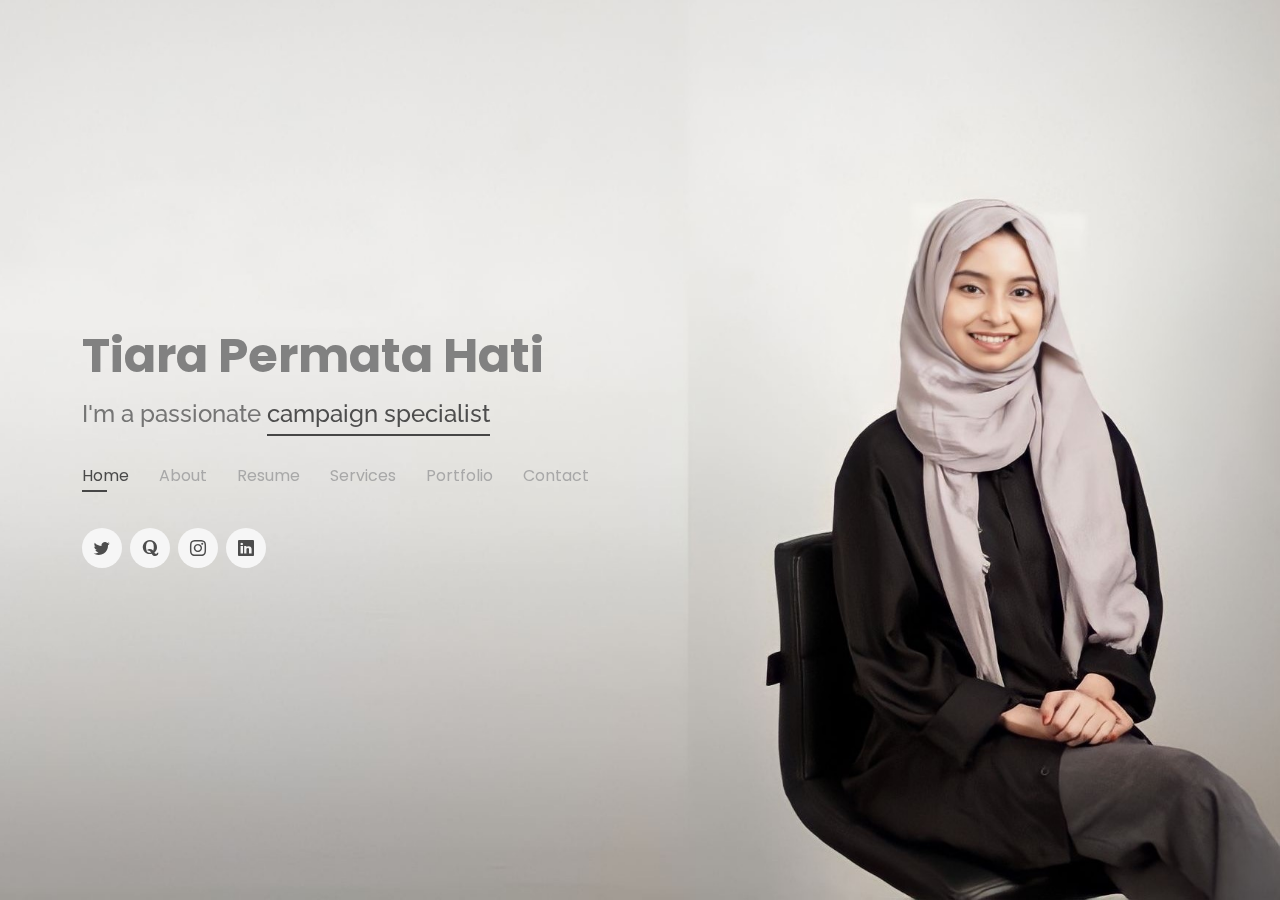
<file: index.html>
<!DOCTYPE html>
<html lang="en">
  <head>
    <meta charset="utf-8" />
    <meta content="width=device-width, initial-scale=1.0" name="viewport" />

    <title>Portfolio || Tiara Permata Hati</title>
    <meta content="" name="description" />
    <meta content="" name="keywords" />

    <!-- Favicons -->
    <link rel="icon" type="image/x-icon" href="assets/img/icon.png" />
    <link href="assets/img/apple-touch-icon.png" rel="apple-touch-icon" />

    <!-- Google Fonts -->
    <link
      href="https://fonts.googleapis.com/css?family=Open+Sans:300,300i,400,400i,600,600i,700,700i|Raleway:300,300i,400,400i,500,500i,600,600i,700,700i|Poppins:300,300i,400,400i,500,500i,600,600i,700,700i"
      rel="stylesheet"
    />

    <!-- Vendor CSS Files -->
    <link
      href="assets/vendor/bootstrap/css/bootstrap.min.css"
      rel="stylesheet"
    />
    <link
      href="assets/vendor/bootstrap-icons/bootstrap-icons.css"
      rel="stylesheet"
    />
    <link href="assets/vendor/boxicons/css/boxicons.min.css" rel="stylesheet" />
    <link
      href="assets/vendor/glightbox/css/glightbox.min.css"
      rel="stylesheet"
    />
    <link href="assets/vendor/remixicon/remixicon.css" rel="stylesheet" />
    <link href="assets/vendor/swiper/swiper-bundle.min.css" rel="stylesheet" />

    <!-- Template Main CSS File -->
    <link href="assets/css/style.css" rel="stylesheet" />

    <!-- =======================================================
  * Template Name: Personal
  * Updated: Mar 10 2023 with Bootstrap v5.2.3
  * Template URL: https://bootstrapmade.com/personal-free-resume-bootstrap-template/
  * Author: BootstrapMade.com
  * License: https://bootstrapmade.com/license/
  ======================================================== -->
  </head>

  <body>
    <!-- ======= Header ======= -->
    <header id="header">
      <div class="container">
        <h1><a href="index.html">Tiara Permata Hati</a></h1>
        <!-- Uncomment below if you prefer to use an image logo -->
        <!-- <a href="index.html" class="mr-auto"><img src="assets/img/logo.png" alt="" class="img-fluid"></a> -->
        <h2>I'm a passionate <span>campaign specialist</span></h2>

        <nav id="navbar" class="navbar">
          <ul>
            <li><a class="nav-link active" href="#header">Home</a></li>
            <li><a class="nav-link" href="#about">About</a></li>
            <li><a class="nav-link" href="#resume">Resume</a></li>
            <li><a class="nav-link" href="#services">Services</a></li>
            <li><a class="nav-link" href="#portfolio">Portfolio</a></li>
            <li><a class="nav-link" href="#contact">Contact</a></li>
          </ul>
          <i class="bi bi-list mobile-nav-toggle"></i>
        </nav>
        <!-- .navbar -->

        <div class="social-links">
          <a
            href="https://twitter.com/tiarahata"
            class="twitter"
            target="_blank"
            ><i class="bi bi-twitter"></i
          ></a>
          <a
            href="https://id.quora.com/profile/Tiara-Permata-1"
            class="quora"
            target="_blank"
            ><i class="bi bi-quora"></i
          ></a>
          <a
            href="https://www.instagram.com/tiarahataa/"
            class="instagram"
            target="_blank"
            ><i class="bi bi-instagram"></i
          ></a>
          <a
            href="https://www.linkedin.com/in/tiara-permata-hati-87b5801ab/"
            class="linkedin"
            target="_blank"
            ><i class="bi bi-linkedin"></i
          ></a>
        </div>
      </div>
    </header>
    <!-- End Header -->

    <!-- ======= About Section ======= -->
    <section id="about" class="about">
      <!-- ======= About Me ======= -->
      <div class="about-me container">
        <div class="section-title">
          <h2>About</h2>
          <p>Learn more about me</p>
        </div>

        <div class="row">
          <div class="col-lg-4" data-aos="fade-right">
            <img src="assets/img/me.png" class="img-fluid" alt="" />
          </div>
          <div class="col-lg-8 pt-4 pt-lg-0 content" data-aos="fade-left">
            <h3>Campaign Specialist</h3>
            <p class="fst-italic">
              I started my career as a campaign specialist at Sunbright Creative
              Digital.
            </p>
            <div class="row">
              <div class="col-lg-6">
                <ul>
                  <li>
                    <i class="bi bi-chevron-right"></i>
                    <strong>Birthday:</strong> <span>12 March 2002</span>
                  </li>
                  <li>
                    <i class="bi bi-chevron-right"></i>
                    <strong>Website:</strong>
                    <span
                      ><a
                        href="https://tiarahata.github.io/TIARA---UAS-WEB-DESIGN/"
                        target="_blank"
                        >My Website</a
                      ></span
                    >
                  </li>
                  <li>
                    <i class="bi bi-chevron-right"></i> <strong>Phone:</strong>
                    <span
                      ><a href="https://wa.me/+6289519690349" target="_blank"
                        >+62 895-1969-0349</a
                      ></span
                    >
                  </li>
                  <li>
                    <i class="bi bi-chevron-right"></i> <strong>City:</strong>
                    <span>Bandung, Indonesia</span>
                  </li>
                </ul>
              </div>
              <div class="col-lg-6">
                <ul>
                  <li>
                    <i class="bi bi-chevron-right"></i> <strong>Age:</strong>
                    <span>21</span>
                  </li>
                  <li>
                    <i class="bi bi-chevron-right"></i>
                    <strong>Degree:</strong>
                    <span>Bachelor of Information Systems</span>
                  </li>
                  <li>
                    <i class="bi bi-chevron-right"></i>
                    <strong>E-mail:</strong>
                    <span
                      ><a href="mailto:permatatiara13@gmail.com"
                        >permatatiara13@gmail.com</a
                      ></span
                    >
                  </li>
                  <li>
                    <i class="bi bi-chevron-right"></i>
                    <strong>Freelance:</strong> <span>Available</span>
                  </li>
                </ul>
              </div>
            </div>
            <p>
              I have worked for 1 year as a campaign specialist, where the main
              focus in this work is to create campaign strategies for clients,
              such brands and individuals.
            </p>
          </div>
        </div>
      </div>
      <!-- End About Me -->

      <!-- ======= Counts ======= -->
      <div class="counts container">
        <div class="row">
          <div class="col-lg-3 col-md-6">
            <div class="count-box">
              <i class="bi bi-emoji-smile"></i>
              <span
                data-purecounter-start="0"
                data-purecounter-end="232"
                data-purecounter-duration="1"
                class="purecounter"
              ></span>
              <p>Happy Clients</p>
            </div>
          </div>

          <div class="col-lg-3 col-md-6 mt-5 mt-md-0">
            <div class="count-box">
              <i class="bi bi-journal-richtext"></i>
              <span
                data-purecounter-start="0"
                data-purecounter-end="521"
                data-purecounter-duration="1"
                class="purecounter"
              ></span>
              <p>Projects</p>
            </div>
          </div>

          <div class="col-lg-3 col-md-6 mt-5 mt-lg-0">
            <div class="count-box">
              <i class="bi bi-headset"></i>
              <span
                data-purecounter-start="0"
                data-purecounter-end="1463"
                data-purecounter-duration="1"
                class="purecounter"
              ></span>
              <p>Hours Of Support</p>
            </div>
          </div>

          <div class="col-lg-3 col-md-6 mt-5 mt-lg-0">
            <div class="count-box">
              <i class="bi bi-award"></i>
              <span
                data-purecounter-start="0"
                data-purecounter-end="24"
                data-purecounter-duration="1"
                class="purecounter"
              ></span>
              <p>Awards</p>
            </div>
          </div>
        </div>
      </div>
      <!-- End Counts -->

      <!-- ======= Skills  ======= -->
      <div class="skills container">
        <div class="section-title">
          <h2>Skills</h2>
        </div>

        <div class="row skills-content">
          <div class="col-lg-6">
            <div class="progress">
              <span class="skill"
                >Influencer Marketing <i class="val">100%</i></span
              >
              <div class="progress-bar-wrap">
                <div
                  class="progress-bar"
                  role="progressbar"
                  aria-valuenow="100"
                  aria-valuemin="0"
                  aria-valuemax="100"
                ></div>
              </div>
            </div>

            <div class="progress">
              <span class="skill"
                >Digital Marketing <i class="val">90%</i></span
              >
              <div class="progress-bar-wrap">
                <div
                  class="progress-bar"
                  role="progressbar"
                  aria-valuenow="90"
                  aria-valuemin="0"
                  aria-valuemax="100"
                ></div>
              </div>
            </div>

            <div class="progress">
              <span class="skill"
                >Project Management <i class="val">85%</i></span
              >
              <div class="progress-bar-wrap">
                <div
                  class="progress-bar"
                  role="progressbar"
                  aria-valuenow="85"
                  aria-valuemin="0"
                  aria-valuemax="100"
                ></div>
              </div>
            </div>
          </div>

          <div class="col-lg-6">
            <div class="progress">
              <span class="skill">Google Sheet <i class="val">80%</i></span>
              <div class="progress-bar-wrap">
                <div
                  class="progress-bar"
                  role="progressbar"
                  aria-valuenow="80"
                  aria-valuemin="0"
                  aria-valuemax="100"
                ></div>
              </div>
            </div>

            <div class="progress">
              <span class="skill"
                >Critical Thinking <i class="val">90%</i></span
              >
              <div class="progress-bar-wrap">
                <div
                  class="progress-bar"
                  role="progressbar"
                  aria-valuenow="90"
                  aria-valuemin="0"
                  aria-valuemax="100"
                ></div>
              </div>
            </div>

            <div class="progress">
              <span class="skill">Time Management <i class="val">85%</i></span>
              <div class="progress-bar-wrap">
                <div
                  class="progress-bar"
                  role="progressbar"
                  aria-valuenow="85"
                  aria-valuemin="0"
                  aria-valuemax="100"
                ></div>
              </div>
            </div>
          </div>
        </div>
      </div>
      <!-- End Skills -->

      <!-- ======= Interests ======= -->
      <div class="interests container">
        <div class="section-title">
          <h2>Interests</h2>
        </div>

        <div class="row">
          <div class="col-lg-3 col-md-4">
            <div class="icon-box">
              <i class="ri-store-line" style="color: #ffbb2c"></i>
              <h3>Digital Marketing</h3>
            </div>
          </div>
          <div class="col-lg-3 col-md-4 mt-4 mt-md-0">
            <div class="icon-box">
              <i class="ri-book-2-fill" style="color: #5578ff"></i>
              <h3>Read Book</h3>
            </div>
          </div>
          <div class="col-lg-3 col-md-4 mt-4 mt-md-0">
            <div class="icon-box">
              <i class="ri-calendar-todo-line" style="color: #e80368"></i>
              <h3>Planning & Scheduling</h3>
            </div>
          </div>
          <div class="col-lg-3 col-md-4 mt-4 mt-lg-0">
            <div class="icon-box">
              <i class="ri-paint-brush-line" style="color: #e361ff"></i>
              <h3>Design</h3>
            </div>
          </div>
          <div class="col-lg-3 col-md-4 mt-4">
            <div class="icon-box">
              <i class="ri-database-2-line" style="color: #47aeff"></i>
              <h3>Financial Management</h3>
            </div>
          </div>
          <div class="col-lg-3 col-md-4 mt-4">
            <div class="icon-box">
              <i class="ri-gradienter-line" style="color: #ffa76e"></i>
              <h3>Bussiness Analysist</h3>
            </div>
          </div>
          <div class="col-lg-3 col-md-4 mt-4">
            <div class="icon-box">
              <i class="ri-file-list-3-line" style="color: #11dbcf"></i>
              <h3>Management Consulting</h3>
            </div>
          </div>
          <div class="col-lg-3 col-md-4 mt-4">
            <div class="icon-box">
              <i class="ri-disc-line" style="color: #b20969"></i>
              <h3>Music</h3>
            </div>
          </div>
        </div>
      </div>
      <!-- End Interests -->

      <!-- ======= Testimonials ======= -->
      <div class="testimonials container">
        <div class="section-title">
          <h2>Testimonials</h2>
        </div>

        <div
          class="testimonials-slider swiper"
          data-aos="fade-up"
          data-aos-delay="100"
        >
          <div class="swiper-wrapper">
            <div class="swiper-slide">
              <div class="testimonial-item">
                <p>
                  <i class="bx bxs-quote-alt-left quote-icon-left"></i>
                  I have used this service to make it easier for me to manage
                  effectively and efficiently with my clients. Thank you Tiara
                  company for helping me in managing my sales system.
                  <i class="bx bxs-quote-alt-right quote-icon-right"></i>
                </p>
                <img
                  src="assets/img/testimonials/testimonials-1.jpg"
                  class="testimonial-img"
                  alt=""
                />
                <h3>Saul Goodman</h3>
                <h4>Ceo &amp; Founder</h4>
              </div>
            </div>
            <!-- End testimonial item -->

            <div class="swiper-slide">
              <div class="testimonial-item">
                <p>
                  <i class="bx bxs-quote-alt-left quote-icon-left"></i>
                  I have used this service for about 3 years to manage our
                  company's campaigns.
                  <i class="bx bxs-quote-alt-right quote-icon-right"></i>
                </p>
                <img
                  src="assets/img/testimonials/testimonials-2.jpg"
                  class="testimonial-img"
                  alt=""
                />
                <h3>Sara Wilsson</h3>
                <h4>Designer</h4>
              </div>
            </div>
            <!-- End testimonial item -->

            <div class="swiper-slide">
              <div class="testimonial-item">
                <p>
                  <i class="bx bxs-quote-alt-left quote-icon-left"></i>
                  Tiara's Company service has been pivotal in helping me better
                  understand the competitive landscape of my ad campaigns. I
                  have been able to close the gaps between my organic and paid
                  efforts thus distributing my budget and tactics in a
                  comprehensive manner.
                  <i class="bx bxs-quote-alt-right quote-icon-right"></i>
                </p>
                <img
                  src="assets/img/testimonials/testimonials-3.jpg"
                  class="testimonial-img"
                  alt=""
                />
                <h3>Jena Karlis</h3>
                <h4>Store Owner</h4>
              </div>
            </div>
            <!-- End testimonial item -->
          </div>
          <div class="swiper-pagination"></div>
        </div>

        <div class="owl-carousel testimonials-carousel"></div>
      </div>
      <!-- End Testimonials  -->
    </section>
    <!-- End About Section -->

    <!-- ======= Resume Section ======= -->
    <section id="resume" class="resume">
      <div class="container">
        <div class="section-title">
          <h2>Resume</h2>
          <p>Check My Resume</p>
        </div>

        <div class="row">
          <div class="col-lg-6">
            <h3 class="resume-title">Sumary</h3>
            <div class="resume-item pb-0">
              <h4>HELLOINC</h4>
              <p>
                <em
                  >Innovative and deadline-driven Campaign Specialist with 1+
                  years of experience managing and developing brand marketing
                  campaigns from concept start to finish, and into successful
                  campaigns in the market.
                </em>
              </p>
              <ul>
                <li>Bandung, Jawa Barat, Indonesia</li>
                <li>
                  <a
                    style="color: white"
                    href="https://wa.me/+6289519690349"
                    target="_blank"
                    >+62 895-1969-0349</a
                  >
                </li>
                <li>
                  <a
                    href="https://tiarahata.github.io/TIARA---UAS-WEB-DESIGN/"
                    target="_blank"
                    >Website</a
                  >
                </li>
              </ul>
            </div>

            <h3 class="resume-title">Education</h3>
            <div class="resume-item">
              <h4>Bachelor of Information Systems</h4>
              <h5>2021 - 2024</h5>
              <p>
                <em
                  >Indonesian university of informatics and business, Bandung,
                  Indonesia</em
                >
              </p>
              <p>
                Graduated with Cumlaude predicate and GPA of 4.00 and is active
                in BEM and design student associations.
              </p>
            </div>
            <div class="resume-item">
              <h4>Busseness Major networking and marketing</h4>
              <h5>2018 - 2020</h5>
              <p>
                <em>Vocational High School 3, Bandung, Indonesia</em>
              </p>
              <p>
                Graduated with the title of "good student" with an average score
                of 8 both in school subjects and in practical work.
              </p>
            </div>
          </div>
          <div class="col-lg-6">
            <h3 class="resume-title">Professional Experience</h3>
            <div class="resume-item">
              <h4>Campaign specialist</h4>
              <h5>2022 - Present</h5>
              <p><em>Sunbright Creative Digital, Bandung, ID</em></p>

              <ul>
                <li>
                  Analyse & monitor KOL performance, content, and campaigns
                </li>
                <li>
                  Build and maintain a relationship with talent managers,
                  agents, and KOL directly to execute brand activations and
                  brand campaigns
                </li>
                <li>Build an influencers database</li>
                <li>
                  Create influencer marketing strategies aligned with marketing
                  targets
                </li>
                <li>
                  Coordinate and work closely with the related teams for
                  influencer inquiries
                </li>
                <li>Ensure the contract terms and conditions related</li>
              </ul>
            </div>
            <div class="resume-item">
              <h4>Account Executive</h4>
              <ul>
                <li>
                  Discuss the scope of work of the cooperation agreement that
                  has been agreed with KOL
                </li>
                <li>Coordination between internal company and client</li>
                <li>
                  Updates on the latest trends to determine the right KOL for
                  brand representation based on overall account insight
                </li>
                <li>
                  Continue to make goals, progress for the company and clients
                </li>
                <li>Daily follow-up of clients</li>
                <li>Make weekly dan monthly report of client brands</li>
                <li>
                  Manage client database, in the form of approved scope of work
                  on client performance data
                </li>
              </ul>
            </div>
          </div>
        </div>
      </div>
    </section>
    <!-- End Resume Section -->

    <!-- ======= Services Section ======= -->
    <section id="services" class="services">
      <div class="container">
        <div class="section-title">
          <h2>Services</h2>
          <p>My Services</p>
        </div>

        <div class="row">
          <div
            class="col-lg-4 col-md-6 d-flex align-items-stretch mt-4 mt-md-0"
          >
            <div class="icon-box">
              <div class="icon"><i class="bx bx-file"></i></div>
              <h4><a href="">Influencer & KOL Management</a></h4>
              <p>
                Connect your brand, from small-scale businesses to large-scale
                businesses, with the right influencers/buzzers to promote your
                brand's products or services to the public.
              </p>
            </div>
          </div>

          <div
            class="col-lg-4 col-md-6 d-flex align-items-stretch mt-4 mt-lg-0"
          >
            <div class="icon-box">
              <div class="icon"><i class="bx bx-tachometer"></i></div>
              <h4><a href="">Digital Marketing</a></h4>
              <p>
                Managing marketing campaign plans from brands and individuals so
                that they have a targeted budget and generate organic high
                sales.
              </p>
            </div>
          </div>

          <div class="col-lg-4 col-md-6 d-flex align-items-stretch">
            <div class="icon-box">
              <div class="icon"><i class="bx bx-world"></i></div>
              <h4><a href="">Graphic Design</a></h4>
              <p>
                Create a content strategy in the form of a graphic design that
                is in accordance with the intended target market so that
                messages from brands and individuals are conveyed appropriately
                to the audience.
              </p>
            </div>
          </div>
        </div>
      </div>
    </section>
    <!-- End Services Section -->

    <!-- ======= Portfolio Section ======= -->
    <section id="portfolio" class="portfolio">
      <div class="container">
        <div class="section-title">
          <h2>Portfolio</h2>
          <p>My Works</p>
        </div>

        <div class="row">
          <div class="col-lg-12 d-flex justify-content-center">
            <ul id="portfolio-flters">
              <!-- <li data-filter="*" class="filter-active">Content</li> -->
              <!-- <li data-filter=".filter-app">Web Design</li> -->
            </ul>
          </div>
        </div>

        <div class="row portfolio-container">
          <div class="col-lg-4 col-md-6 portfolio-item filter-app">
            <div class="portfolio-wrap">
              <img
                src="assets/img/portfolio/1 - Copy.png"
                class="img-fluid"
                alt=""
              />
              <div class="portfolio-info">
                <h4>Types of People Who Experience Neck Pain</h4>
                <div class="portfolio-links">
                  <a
                    href="portfolio_details/portfolio-detail1.html"
                    data-gallery="portfolioDetailsGallery"
                    data-glightbox="type: external"
                    class="portfolio-details-lightbox"
                    title="Portfolio Details"
                    ><i class="bx bx-link"></i
                  ></a>
                </div>
              </div>
            </div>
          </div>

          <div class="col-lg-4 col-md-6 portfolio-item filter-web">
            <div class="portfolio-wrap">
              <img
                src="assets/img/portfolio/2 - Copy.png"
                class="img-fluid"
                alt=""
              />
              <div class="portfolio-info">
                <h4>Me time with Clea Air Purifier</h4>
                <div class="portfolio-links">
                  <a
                    href="portfolio_details/portfolio-detail2.html"
                    data-gallery="portfolioDetailsGallery"
                    data-glightbox="type: external"
                    class="portfolio-details-lightbox"
                    title="Portfolio Details"
                    ><i class="bx bx-link"></i
                  ></a>
                </div>
              </div>
            </div>
          </div>

          <div class="col-lg-4 col-md-6 portfolio-item filter-app">
            <div class="portfolio-wrap">
              <img
                src="assets/img/portfolio/3 - Copy.png"
                class="img-fluid"
                alt=""
              />
              <div class="portfolio-info">
                <h4>Canceled Hangout</h4>
                <div class="portfolio-links">
                  <a
                    href="portfolio_details/portfolio-detail3.html"
                    data-gallery="portfolioDetailsGallery"
                    data-glightbox="type: external"
                    class="portfolio-details-lightbox"
                    title="Portfolio Details"
                    ><i class="bx bx-link"></i
                  ></a>
                </div>
              </div>
            </div>
          </div>

          <div class="col-lg-4 col-md-6 portfolio-item filter-card">
            <div class="portfolio-wrap">
              <img src="assets/img/portfolio/4.png" class="img-fluid" alt="" />
              <div class="portfolio-info">
                <h4>Sunbright's Daily Drama</h4>
                <div class="portfolio-links">
                  <a
                    href="portfolio_details/portfolio-detail4.html"
                    data-gallery="portfolioDetailsGallery"
                    data-glightbox="type: external"
                    class="portfolio-details-lightbox"
                    title="Portfolio Details"
                    ><i class="bx bx-link"></i
                  ></a>
                </div>
              </div>
            </div>
          </div>

          <div class="col-lg-4 col-md-6 portfolio-item filter-web">
            <div class="portfolio-wrap">
              <img
                src="assets/img/portfolio/5 - Copy.png"
                class="img-fluid"
                alt=""
              />
              <div class="portfolio-info">
                <h4>Persuaded by Competing Brands</h4>
                <div class="portfolio-links">
                  <a
                    href="portfolio_details/portfolio-detail5.html"
                    data-gallery="portfolioDetailsGallery"
                    data-glightbox="type: external"
                    class="portfolio-details-lightbox"
                    title="Portfolio Details"
                    ><i class="bx bx-link"></i
                  ></a>
                </div>
              </div>
            </div>
          </div>

          <div class="col-lg-4 col-md-6 portfolio-item filter-app">
            <div class="portfolio-wrap">
              <img
                src="assets/img/portfolio/6 - Copy.png"
                class="img-fluid"
                alt=""
              />
              <div class="portfolio-info">
                <h4>
                  Convincing Them to Use Dr. Qyu Cervical to Overcome Neck Pain
                </h4>
                <div class="portfolio-links">
                  <a
                    href="portfolio_details/portfolio-detail6.html"
                    data-gallery="portfolioDetailsGallery"
                    data-glightbox="type: external"
                    class="portfolio-details-lightbox"
                    title="Portfolio Details"
                    ><i class="bx bx-link"></i
                  ></a>
                </div>
              </div>
            </div>
          </div>
        </div>
      </div>
    </section>
    <!-- End Portfolio Section -->

    <!-- ======= Contact Section ======= -->
    <section id="contact" class="contact">
      <div class="container">
        <div class="section-title">
          <h2>Contact</h2>
          <p>Contact Me</p>
        </div>

        <div class="row mt-2">
          <div class="col-md-6 d-flex align-items-stretch">
            <div class="info-box">
              <i class="bx bx-map"></i>
              <h3>My Address</h3>
              <p>Jl. Ciganitri, Bandung, ID</p>
            </div>
          </div>

          <div class="col-md-6 mt-4 mt-md-0 d-flex align-items-stretch">
            <div class="info-box">
              <i class="bx bx-share-alt"></i>
              <h3>Social Profiles</h3>
              <div class="social-links">
                <a
                  href="https://twitter.com/tiarahata"
                  class="twitter"
                  target="_blank"
                  ><i class="bi bi-twitter"></i
                ></a>
                <a
                  href="https://id.quora.com/profile/Tiara-Permata-1"
                  class="quora"
                  target="_blank"
                  ><i class="bi bi-quora"></i
                ></a>
                <a
                  href="https://www.instagram.com/tiarahataa/"
                  class="instagram"
                  target="_blank"
                  ><i class="bi bi-instagram"></i
                ></a>
                <a
                  href="https://www.linkedin.com/in/tiara-permata-hati-87b5801ab/"
                  class="linkedin"
                  target="_blank"
                  ><i class="bi bi-linkedin"></i
                ></a>
              </div>
            </div>
          </div>

          <div class="col-md-6 mt-4 d-flex align-items-stretch">
            <div class="info-box">
              <i class="bx bx-envelope"></i>
              <h3>Email Me</h3>
              <p>contact@example.com</p>
            </div>
          </div>
          <div class="col-md-6 mt-4 d-flex align-items-stretch">
            <div class="info-box">
              <i class="bx bx-phone-call"></i>
              <h3>Call Me</h3>
              <p>
                <a href="https://wa.me/+6289519690349" target="_blank"
                  >+62 895-1969-0349</a
                >
              </p>
            </div>
          </div>
        </div>

        <form
          action="forms/contact.php"
          method="post"
          role="form"
          class="php-email-form mt-4"
        >
          <div class="row">
            <div class="col-md-6 form-group">
              <input
                type="text"
                name="name"
                class="form-control"
                id="name"
                placeholder="Your Name"
                required
              />
            </div>
            <div class="col-md-6 form-group mt-3 mt-md-0">
              <input
                type="email"
                class="form-control"
                name="email"
                id="email"
                placeholder="Your Email"
                required
              />
            </div>
          </div>
          <div class="form-group mt-3">
            <input
              type="text"
              class="form-control"
              name="subject"
              id="subject"
              placeholder="Subject"
              required
            />
          </div>
          <div class="form-group mt-3">
            <textarea
              class="form-control"
              name="message"
              rows="5"
              placeholder="Message"
              required
            ></textarea>
          </div>
          <div class="my-3">
            <div class="loading">Loading</div>
            <div class="error-message"></div>
            <div class="sent-message">
              Your message has been sent. Thank you!
            </div>
          </div>
          <div class="text-center">
            <button type="submit">Send Message</button>
          </div>
        </form>
      </div>
    </section>
    <!-- End Contact Section -->

    <!-- Vendor JS Files -->
    <script src="assets/vendor/purecounter/purecounter_vanilla.js"></script>
    <script src="assets/vendor/bootstrap/js/bootstrap.bundle.min.js"></script>
    <script src="assets/vendor/glightbox/js/glightbox.min.js"></script>
    <script src="assets/vendor/isotope-layout/isotope.pkgd.min.js"></script>
    <script src="assets/vendor/swiper/swiper-bundle.min.js"></script>
    <script src="assets/vendor/waypoints/noframework.waypoints.js"></script>
    <script src="assets/vendor/php-email-form/validate.js"></script>

    <!-- Template Main JS File -->
    <script src="assets/js/main.js"></script>
  </body>
</html>
</file>
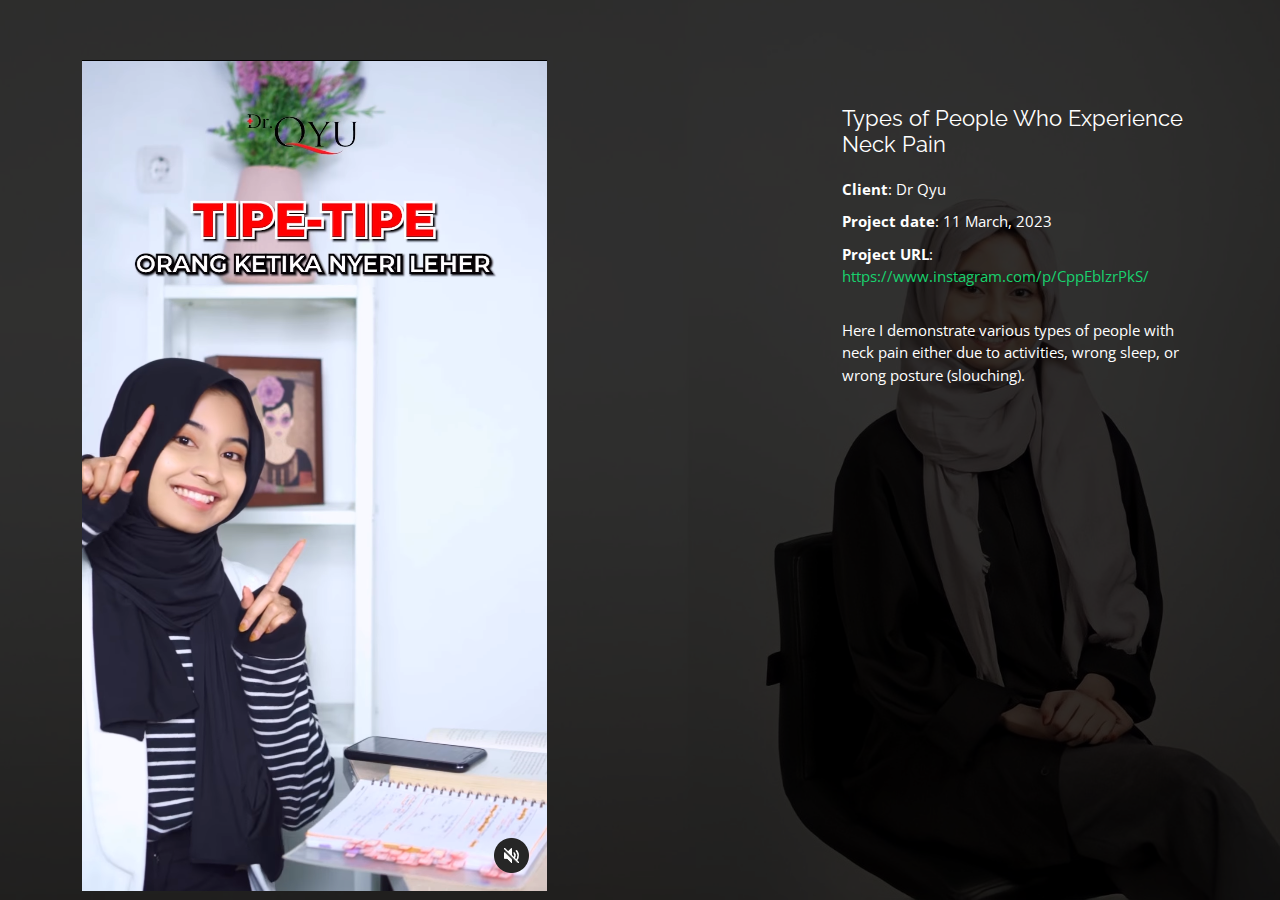
<file: portfolio_details/portfolio-detail1.html>
<!DOCTYPE html>
<html lang="en">
  <head>
    <meta charset="utf-8" />
    <meta content="width=device-width, initial-scale=1.0" name="viewport" />

    <title>Portfolio Details - Personal Bootstrap Template</title>
    <meta content="" name="description" />
    <meta content="" name="keywords" />

    <!-- Favicons -->
    <link href="../assets/img/icon.png" rel="icon" type="image/x-icon"/>
    <link href="../assets/img/apple-touch-icon.png" rel="apple-touch-icon" />

    <!-- Google Fonts -->
    <link
      href="https://fonts.googleapis.com/css?family=Open+Sans:300,300i,400,400i,600,600i,700,700i|Raleway:300,300i,400,400i,500,500i,600,600i,700,700i|Poppins:300,300i,400,400i,500,500i,600,600i,700,700i"
      rel="stylesheet"
    />

    <!-- Vendor CSS Files -->
    <link
      href="../assets/vendor/bootstrap/css/bootstrap.min.css"
      rel="stylesheet"
    />
    <link
      href="../assets/vendor/bootstrap-icons/bootstrap-icons.css"
      rel="stylesheet"
    />
    <link
      href="../assets/vendor/boxicons/css/boxicons.min.css"
      rel="stylesheet"
    />
    <link
      href="../assets/vendor/glightbox/css/glightbox.min.css"
      rel="stylesheet"
    />
    <link href="../assets/vendor/remixicon/remixicon.css" rel="stylesheet" />
    <link
      href="../assets/vendor/swiper/swiper-bundle.min.css"
      rel="stylesheet"
    />

    <!-- Template Main CSS File -->
    <link href="../assets/css/style.css" rel="stylesheet" />

    <!-- =======================================================
  * Template Name: Personal
  * Updated: Mar 10 2023 with Bootstrap v5.2.3
  * Template URL: https://bootstrapmade.com/personal-free-resume-bootstrap-template/
  * Author: BootstrapMade.com
  * License: https://bootstrapmade.com/license/
  ======================================================== -->
  </head>

  <body>
    <main id="main">
      <!-- ======= Portfolio Details ======= -->
      <div id="portfolio-details" class="portfolio-details">
        <div class="container">
          <div class="row">
            <div class="col-lg-8">
              <div class="portfolio-details-slider swiper">
                <div class="swiper-wrapper align-items-center">
                  <a
                    href="https://www.instagram.com/p/CppEblzrPkS/"
                    target="_blank"
                    ><div class="">
                      <img src="../assets/img/portfolio/1.png" alt="" /></div
                  ></a>
                </div>
                <div class="swiper-pagination"></div>
              </div>
            </div>

            <div class="col-lg-4 portfolio-info">
              <h3>Types of People Who Experience Neck Pain</h3>
              <ul>
                <li><strong>Client</strong>: Dr Qyu</li>
                <li><strong>Project date</strong>: 11 March, 2023</li>
                <li>
                  <strong>Project URL</strong>:
                  <a
                    href="https://www.instagram.com/p/CppEblzrPkS/"
                    target="_blank"
                    >https://www.instagram.com/p/CppEblzrPkS/</a
                  >
                </li>
              </ul>

              <p>
                Here I demonstrate various types of people with neck pain either
                due to activities, wrong sleep, or wrong posture (slouching).
              </p>
            </div>
          </div>
        </div>
      </div>
      <!-- End Portfolio Details -->
    </main>
    <!-- End #main -->

    <!-- Vendor JS Files -->
    <script src="../assets/vendor/purecounter/purecounter_vanilla.js"></script>
    <script src="../assets/vendor/bootstrap/js/bootstrap.bundle.min.js"></script>
    <script src="../assets/vendor/glightbox/js/glightbox.min.js"></script>
    <script src="../assets/vendor/isotope-layout/isotope.pkgd.min.js"></script>
    <script src="../assets/vendor/swiper/swiper-bundle.min.js"></script>
    <script src="../assets/vendor/waypoints/noframework.waypoints.js"></script>
    <script src="../assets/vendor/php-email-form/validate.js"></script>

    <!-- Template Main JS File -->
    <script src="../assets/js/main.js"></script>
  </body>
</html>
</file>
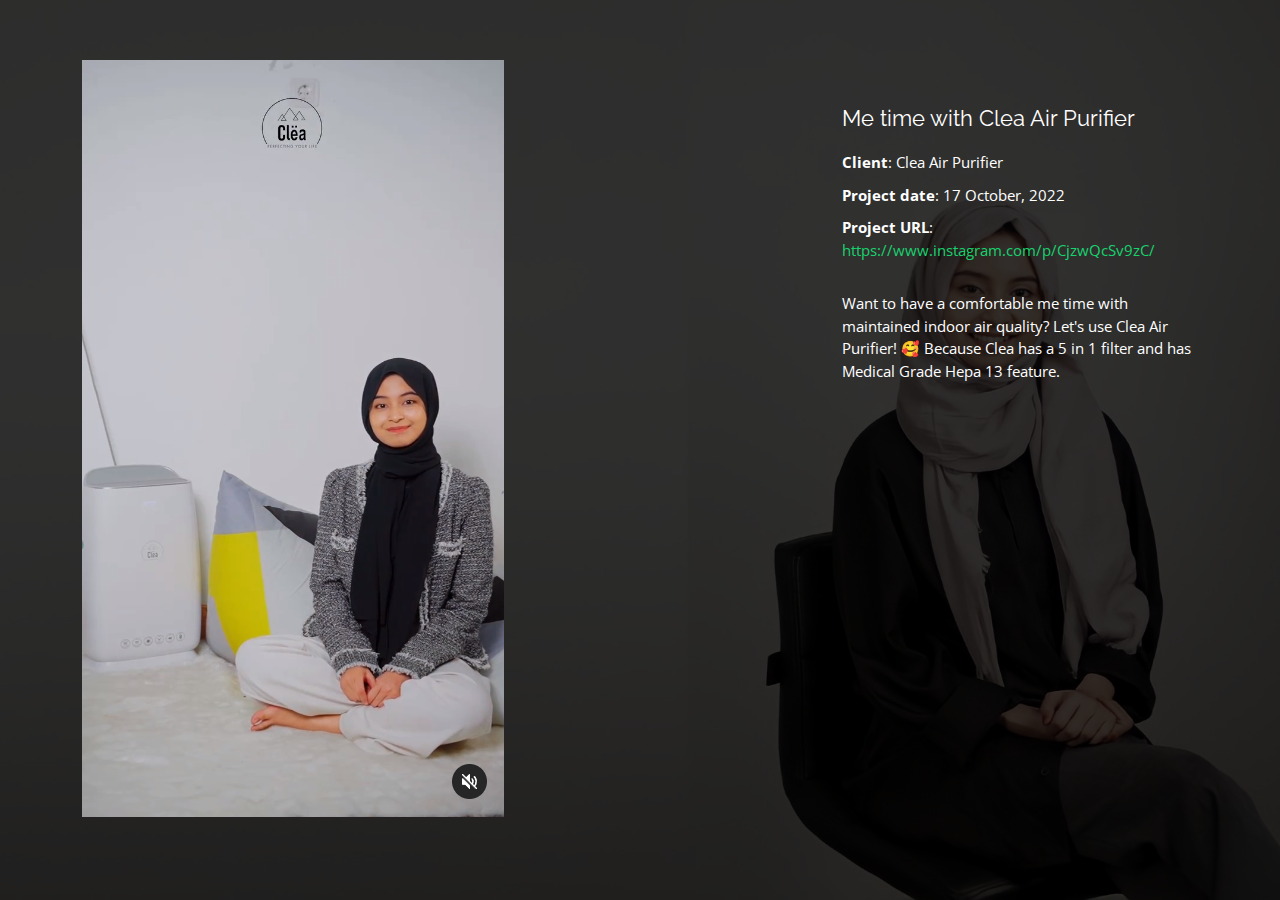
<file: portfolio_details/portfolio-detail2.html>
<!DOCTYPE html>
<html lang="en">
  <head>
    <meta charset="utf-8" />
    <meta content="width=device-width, initial-scale=1.0" name="viewport" />

    <title>Portfolio Details - Personal Bootstrap Template</title>
    <meta content="" name="description" />
    <meta content="" name="keywords" />

    <!-- Favicons -->
    <link href="../assets/img/icon.png" rel="icon" type="image/x-icon"/>
    <link href="../assets/img/apple-touch-icon.png" rel="apple-touch-icon" />

    <!-- Google Fonts -->
    <link
      href="https://fonts.googleapis.com/css?family=Open+Sans:300,300i,400,400i,600,600i,700,700i|Raleway:300,300i,400,400i,500,500i,600,600i,700,700i|Poppins:300,300i,400,400i,500,500i,600,600i,700,700i"
      rel="stylesheet"
    />

    <!-- Vendor CSS Files -->
    <link
      href="../assets/vendor/bootstrap/css/bootstrap.min.css"
      rel="stylesheet"
    />
    <link
      href="../assets/vendor/bootstrap-icons/bootstrap-icons.css"
      rel="stylesheet"
    />
    <link
      href="../assets/vendor/boxicons/css/boxicons.min.css"
      rel="stylesheet"
    />
    <link
      href="../assets/vendor/glightbox/css/glightbox.min.css"
      rel="stylesheet"
    />
    <link href="../assets/vendor/remixicon/remixicon.css" rel="stylesheet" />
    <link
      href="../assets/vendor/swiper/swiper-bundle.min.css"
      rel="stylesheet"
    />

    <!-- Template Main CSS File -->
    <link href="../assets/css/style.css" rel="stylesheet" />

    <!-- =======================================================
  * Template Name: Personal
  * Updated: Mar 10 2023 with Bootstrap v5.2.3
  * Template URL: https://bootstrapmade.com/personal-free-resume-bootstrap-template/
  * Author: BootstrapMade.com
  * License: https://bootstrapmade.com/license/
  ======================================================== -->
  </head>

  <body>
    <main id="main">
      <!-- ======= Portfolio Details ======= -->
      <div id="portfolio-details" class="portfolio-details">
        <div class="container">
          <div class="row">
            <div class="col-lg-8">
              <div class="portfolio-details-slider swiper">
                <div class="swiper-wrapper align-items-center">
                  <a
                    href="https://www.instagram.com/p/CjzwQcSv9zC/"
                    target="_blank"
                    ><div class="">
                      <img src="../assets/img/portfolio/2.png" alt="" /></div
                  ></a>
                </div>
                <div class="swiper-pagination"></div>
              </div>
            </div>

            <div class="col-lg-4 portfolio-info">
              <h3>Me time with Clea Air Purifier</h3>
              <ul>
                <li><strong>Client</strong>: Clea Air Purifier</li>
                <li><strong>Project date</strong>: 17 October, 2022</li>
                <li>
                  <strong>Project URL</strong>:
                  <a
                    href="https://www.instagram.com/p/CjzwQcSv9zC/"
                    target="_blank"
                    >https://www.instagram.com/p/CjzwQcSv9zC/</a
                  >
                </li>
              </ul>

              <p>
                Want to have a comfortable me time with maintained indoor air
                quality? Let's use Clea Air Purifier! 🥰 Because Clea has a 5 in
                1 filter and has Medical Grade Hepa 13 feature.
              </p>
            </div>
          </div>
        </div>
      </div>
      <!-- End Portfolio Details -->
    </main>
    <!-- End #main -->

    <!-- Vendor JS Files -->
    <script src="../assets/vendor/purecounter/purecounter_vanilla.js"></script>
    <script src="../assets/vendor/bootstrap/js/bootstrap.bundle.min.js"></script>
    <script src="../assets/vendor/glightbox/js/glightbox.min.js"></script>
    <script src="../assets/vendor/isotope-layout/isotope.pkgd.min.js"></script>
    <script src="../assets/vendor/swiper/swiper-bundle.min.js"></script>
    <script src="../assets/vendor/waypoints/noframework.waypoints.js"></script>
    <script src="../assets/vendor/php-email-form/validate.js"></script>

    <!-- Template Main JS File -->
    <script src="../assets/js/main.js"></script>
  </body>
</html>
</file>
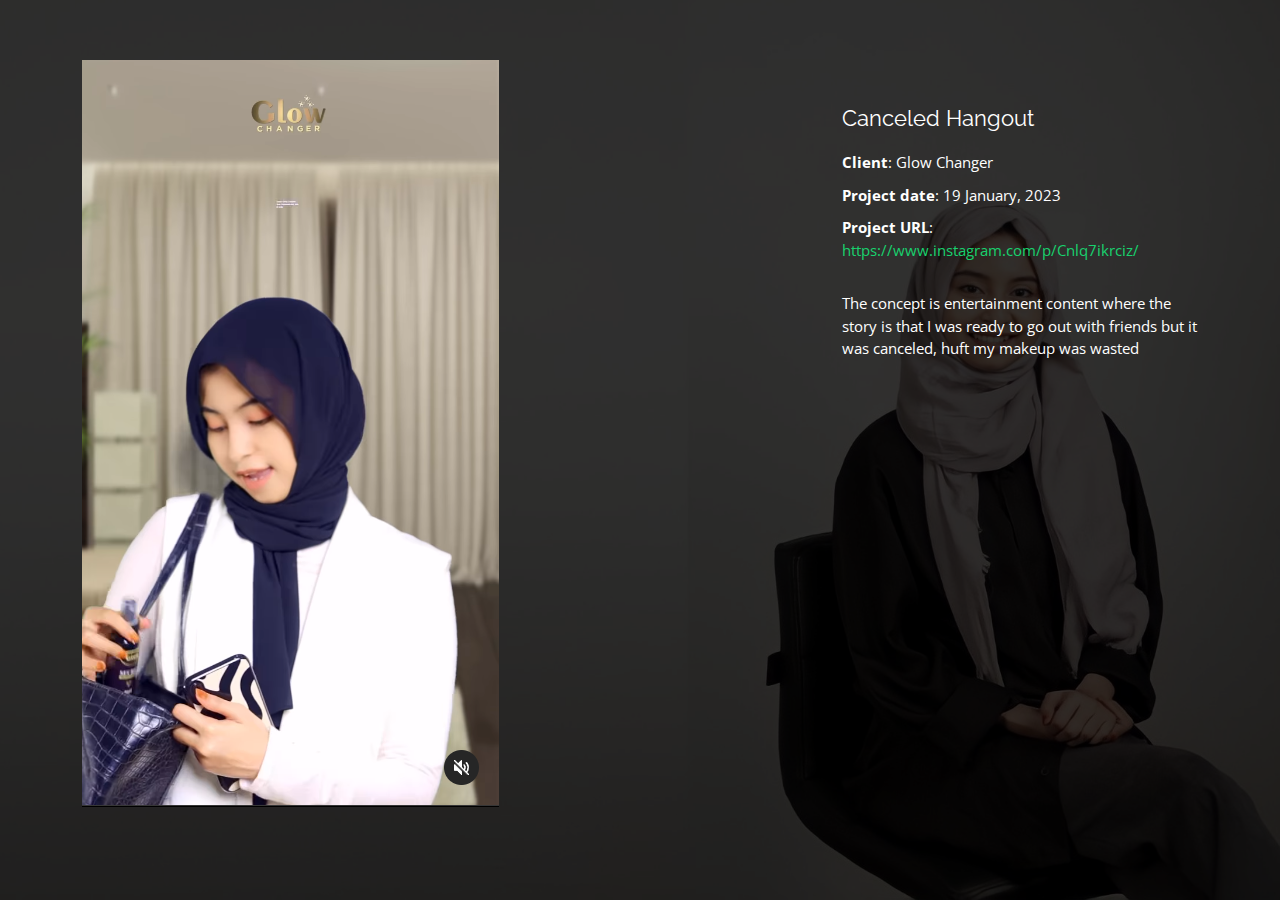
<file: portfolio_details/portfolio-detail3.html>
<!DOCTYPE html>
<html lang="en">
  <head>
    <meta charset="utf-8" />
    <meta content="width=device-width, initial-scale=1.0" name="viewport" />

    <title>Portfolio Details - Personal Bootstrap Template</title>
    <meta content="" name="description" />
    <meta content="" name="keywords" />

    <!-- Favicons -->
    <link href="../assets/img/icon.png" rel="icon" type="image/x-icon"/>
    <link href="../assets/img/apple-touch-icon.png" rel="apple-touch-icon" />

    <!-- Google Fonts -->
    <link
      href="https://fonts.googleapis.com/css?family=Open+Sans:300,300i,400,400i,600,600i,700,700i|Raleway:300,300i,400,400i,500,500i,600,600i,700,700i|Poppins:300,300i,400,400i,500,500i,600,600i,700,700i"
      rel="stylesheet"
    />

    <!-- Vendor CSS Files -->
    <link
      href="../assets/vendor/bootstrap/css/bootstrap.min.css"
      rel="stylesheet"
    />
    <link
      href="../assets/vendor/bootstrap-icons/bootstrap-icons.css"
      rel="stylesheet"
    />
    <link
      href="../assets/vendor/boxicons/css/boxicons.min.css"
      rel="stylesheet"
    />
    <link
      href="../assets/vendor/glightbox/css/glightbox.min.css"
      rel="stylesheet"
    />
    <link href="../assets/vendor/remixicon/remixicon.css" rel="stylesheet" />
    <link
      href="../assets/vendor/swiper/swiper-bundle.min.css"
      rel="stylesheet"
    />

    <!-- Template Main CSS File -->
    <link href="../assets/css/style.css" rel="stylesheet" />

    <!-- =======================================================
  * Template Name: Personal
  * Updated: Mar 10 2023 with Bootstrap v5.2.3
  * Template URL: https://bootstrapmade.com/personal-free-resume-bootstrap-template/
  * Author: BootstrapMade.com
  * License: https://bootstrapmade.com/license/
  ======================================================== -->
  </head>

  <body>
    <main id="main">
      <!-- ======= Portfolio Details ======= -->
      <div id="portfolio-details" class="portfolio-details">
        <div class="container">
          <div class="row">
            <div class="col-lg-8">
              <div class="portfolio-details-slider swiper">
                <div class="swiper-wrapper align-items-center">
                  <a
                    href="https://www.instagram.com/p/Cnlq7ikrciz/"
                    target="_blank"
                    ><div class="">
                      <img src="../assets/img/portfolio/3.png" alt="" /></div
                  ></a>
                </div>
                <div class="swiper-pagination"></div>
              </div>
            </div>

            <div class="col-lg-4 portfolio-info">
              <h3>Canceled Hangout</h3>
              <ul>
                <li><strong>Client</strong>: Glow Changer</li>
                <li><strong>Project date</strong>: 19 January, 2023</li>
                <li>
                  <strong>Project URL</strong>:
                  <a
                    href="https://www.instagram.com/p/Cnlq7ikrciz/"
                    target="_blank"
                    >https://www.instagram.com/p/Cnlq7ikrciz/</a
                  >
                </li>
              </ul>

              <p>
                The concept is entertainment content where the story is that I
                was ready to go out with friends but it was canceled, huft my
                makeup was wasted
              </p>
            </div>
          </div>
        </div>
      </div>
      <!-- End Portfolio Details -->
    </main>
    <!-- End #main -->

    <!-- Vendor JS Files -->
    <script src="../assets/vendor/purecounter/purecounter_vanilla.js"></script>
    <script src="../assets/vendor/bootstrap/js/bootstrap.bundle.min.js"></script>
    <script src="../assets/vendor/glightbox/js/glightbox.min.js"></script>
    <script src="../assets/vendor/isotope-layout/isotope.pkgd.min.js"></script>
    <script src="../assets/vendor/swiper/swiper-bundle.min.js"></script>
    <script src="../assets/vendor/waypoints/noframework.waypoints.js"></script>
    <script src="../assets/vendor/php-email-form/validate.js"></script>

    <!-- Template Main JS File -->
    <script src="../assets/js/main.js"></script>
  </body>
</html>
</file>
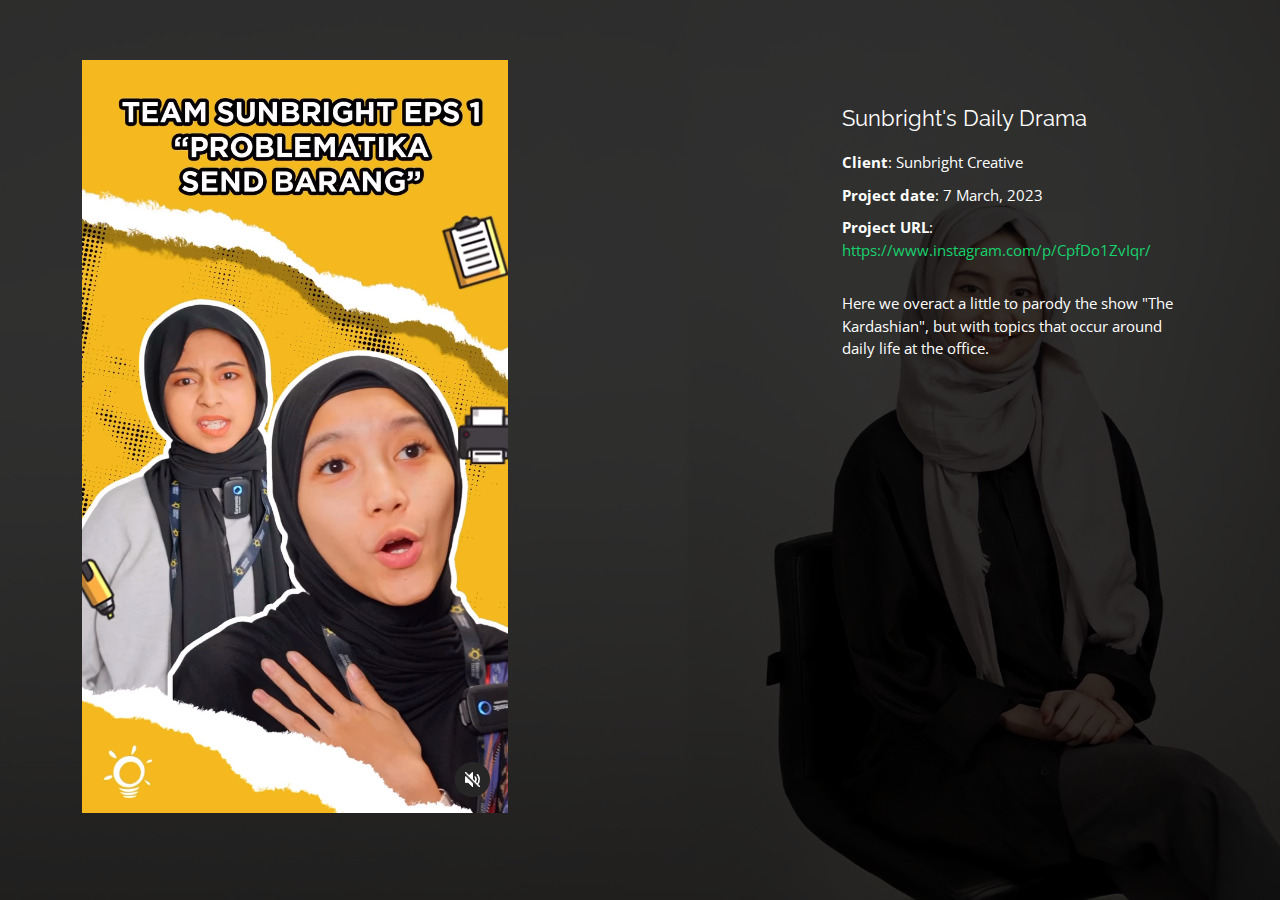
<file: portfolio_details/portfolio-detail4.html>
<!DOCTYPE html>
<html lang="en">
  <head>
    <meta charset="utf-8" />
    <meta content="width=device-width, initial-scale=1.0" name="viewport" />

    <title>Portfolio Details - Personal Bootstrap Template</title>
    <meta content="" name="description" />
    <meta content="" name="keywords" />

    <!-- Favicons -->
    <link href="../assets/img/icon.png" rel="icon" type="image/x-icon"/>
    <link href="../assets/img/apple-touch-icon.png" rel="apple-touch-icon" />

    <!-- Google Fonts -->
    <link
      href="https://fonts.googleapis.com/css?family=Open+Sans:300,300i,400,400i,600,600i,700,700i|Raleway:300,300i,400,400i,500,500i,600,600i,700,700i|Poppins:300,300i,400,400i,500,500i,600,600i,700,700i"
      rel="stylesheet"
    />

    <!-- Vendor CSS Files -->
    <link
      href="../assets/vendor/bootstrap/css/bootstrap.min.css"
      rel="stylesheet"
    />
    <link
      href="../assets/vendor/bootstrap-icons/bootstrap-icons.css"
      rel="stylesheet"
    />
    <link
      href="../assets/vendor/boxicons/css/boxicons.min.css"
      rel="stylesheet"
    />
    <link
      href="../assets/vendor/glightbox/css/glightbox.min.css"
      rel="stylesheet"
    />
    <link href="../assets/vendor/remixicon/remixicon.css" rel="stylesheet" />
    <link
      href="../assets/vendor/swiper/swiper-bundle.min.css"
      rel="stylesheet"
    />

    <!-- Template Main CSS File -->
    <link href="../assets/css/style.css" rel="stylesheet" />

    <!-- =======================================================
  * Template Name: Personal
  * Updated: Mar 10 2023 with Bootstrap v5.2.3
  * Template URL: https://bootstrapmade.com/personal-free-resume-bootstrap-template/
  * Author: BootstrapMade.com
  * License: https://bootstrapmade.com/license/
  ======================================================== -->
  </head>

  <body>
    <main id="main">
      <!-- ======= Portfolio Details ======= -->
      <div id="portfolio-details" class="portfolio-details">
        <div class="container">
          <div class="row">
            <div class="col-lg-8">
              <div class="portfolio-details-slider swiper">
                <div class="swiper-wrapper align-items-center">
                  <a
                    href="https://www.instagram.com/p/CpfDo1ZvIqr/"
                    target="_blank"
                    ><div class="">
                      <img
                        src="../assets/img/portfolio/4 - Copy.png"
                        alt=""
                      /></div
                  ></a>
                </div>
                <div class="swiper-pagination"></div>
              </div>
            </div>

            <div class="col-lg-4 portfolio-info">
              <h3>Sunbright's Daily Drama</h3>
              <ul>
                <li><strong>Client</strong>: Sunbright Creative</li>
                <li><strong>Project date</strong>: 7 March, 2023</li>
                <li>
                  <strong>Project URL</strong>:
                  <a
                    href="https://www.instagram.com/p/CpfDo1ZvIqr/"
                    target="_blank"
                    >https://www.instagram.com/p/CpfDo1ZvIqr/</a
                  >
                </li>
              </ul>

              <p>
                Here we overact a little to parody the show "The Kardashian",
                but with topics that occur around daily life at the office.
              </p>
            </div>
          </div>
        </div>
      </div>
      <!-- End Portfolio Details -->
    </main>
    <!-- End #main -->

    <!-- Vendor JS Files -->
    <script src="../assets/vendor/purecounter/purecounter_vanilla.js"></script>
    <script src="../assets/vendor/bootstrap/js/bootstrap.bundle.min.js"></script>
    <script src="../assets/vendor/glightbox/js/glightbox.min.js"></script>
    <script src="../assets/vendor/isotope-layout/isotope.pkgd.min.js"></script>
    <script src="../assets/vendor/swiper/swiper-bundle.min.js"></script>
    <script src="../assets/vendor/waypoints/noframework.waypoints.js"></script>
    <script src="../assets/vendor/php-email-form/validate.js"></script>

    <!-- Template Main JS File -->
    <script src="../assets/js/main.js"></script>
  </body>
</html>
</file>
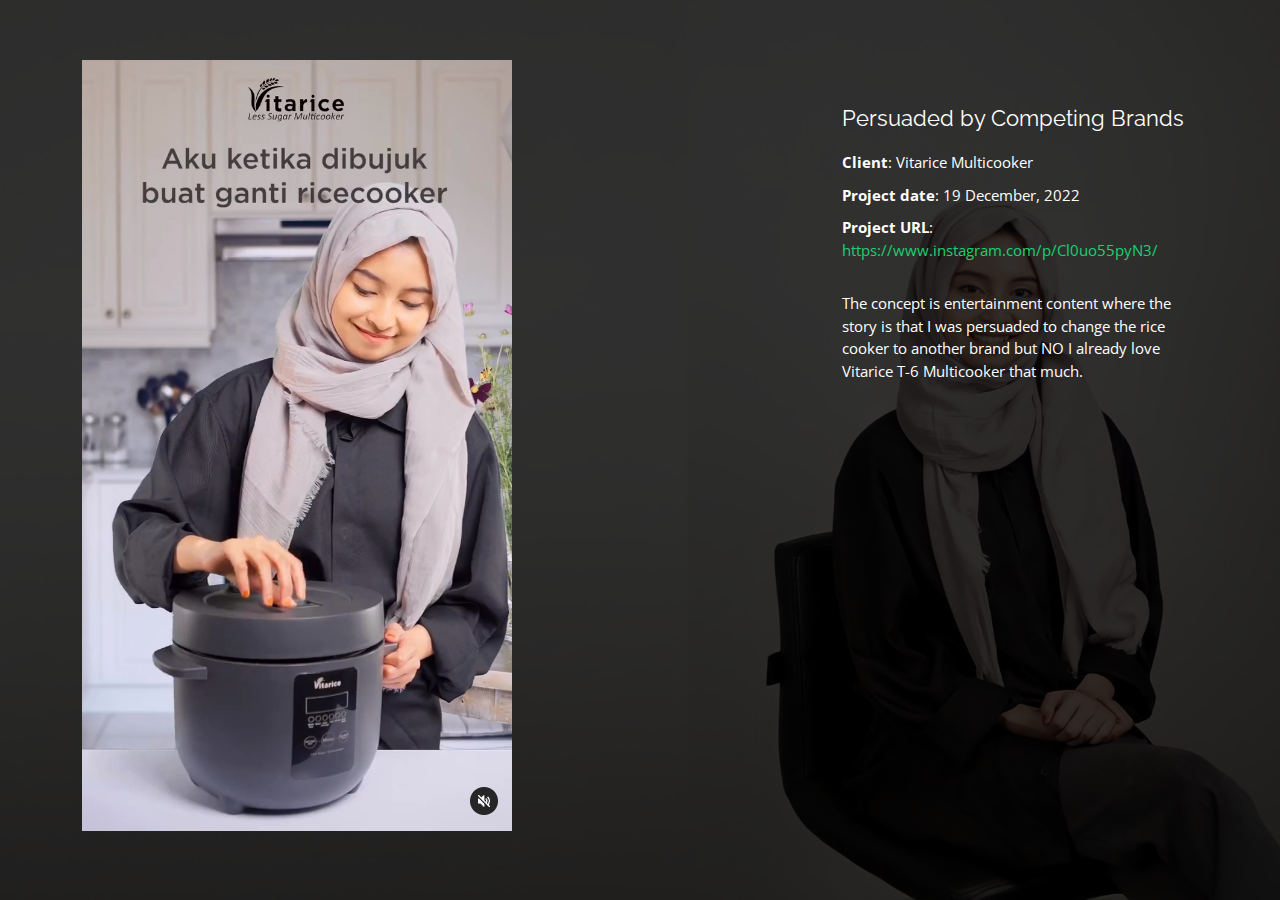
<file: portfolio_details/portfolio-detail5.html>
<!DOCTYPE html>
<html lang="en">
  <head>
    <meta charset="utf-8" />
    <meta content="width=device-width, initial-scale=1.0" name="viewport" />

    <title>Portfolio Details - Personal Bootstrap Template</title>
    <meta content="" name="description" />
    <meta content="" name="keywords" />

    <!-- Favicons -->
    <link href="../assets/img/icon.png" rel="icon" type="image/x-icon"/>
    <link href="../assets/img/apple-touch-icon.png" rel="apple-touch-icon" />

    <!-- Google Fonts -->
    <link
      href="https://fonts.googleapis.com/css?family=Open+Sans:300,300i,400,400i,600,600i,700,700i|Raleway:300,300i,400,400i,500,500i,600,600i,700,700i|Poppins:300,300i,400,400i,500,500i,600,600i,700,700i"
      rel="stylesheet"
    />

    <!-- Vendor CSS Files -->
    <link
      href="../assets/vendor/bootstrap/css/bootstrap.min.css"
      rel="stylesheet"
    />
    <link
      href="../assets/vendor/bootstrap-icons/bootstrap-icons.css"
      rel="stylesheet"
    />
    <link
      href="../assets/vendor/boxicons/css/boxicons.min.css"
      rel="stylesheet"
    />
    <link
      href="../assets/vendor/glightbox/css/glightbox.min.css"
      rel="stylesheet"
    />
    <link href="../assets/vendor/remixicon/remixicon.css" rel="stylesheet" />
    <link
      href="../assets/vendor/swiper/swiper-bundle.min.css"
      rel="stylesheet"
    />

    <!-- Template Main CSS File -->
    <link href="../assets/css/style.css" rel="stylesheet" />

    <!-- =======================================================
  * Template Name: Personal
  * Updated: Mar 10 2023 with Bootstrap v5.2.3
  * Template URL: https://bootstrapmade.com/personal-free-resume-bootstrap-template/
  * Author: BootstrapMade.com
  * License: https://bootstrapmade.com/license/
  ======================================================== -->
  </head>

  <body>
    <main id="main">
      <!-- ======= Portfolio Details ======= -->
      <div id="portfolio-details" class="portfolio-details">
        <div class="container">
          <div class="row">
            <div class="col-lg-8">
              <div class="portfolio-details-slider swiper">
                <div class="swiper-wrapper align-items-center">
                  <a
                    href="https://www.instagram.com/p/Cl0uo55pyN3/"
                    target="_blank"
                    ><div class="">
                      <img src="../assets/img/portfolio/5.png" alt="" /></div
                  ></a>
                </div>
                <div class="swiper-pagination"></div>
              </div>
            </div>

            <div class="col-lg-4 portfolio-info">
              <h3>Persuaded by Competing Brands</h3>
              <ul>
                <li><strong>Client</strong>: Vitarice Multicooker</li>
                <li><strong>Project date</strong>: 19 December, 2022</li>
                <li>
                  <strong>Project URL</strong>:
                  <a
                    href="https://www.instagram.com/p/Cl0uo55pyN3/"
                    target="_blank"
                    >https://www.instagram.com/p/Cl0uo55pyN3/</a
                  >
                </li>
              </ul>

              <p>
                The concept is entertainment content where the story is that I
                was persuaded to change the rice cooker to another brand but NO
                I already love Vitarice T-6 Multicooker that much.
              </p>
            </div>
          </div>
        </div>
      </div>
      <!-- End Portfolio Details -->
    </main>
    <!-- End #main -->

    <!-- Vendor JS Files -->
    <script src="../assets/vendor/purecounter/purecounter_vanilla.js"></script>
    <script src="../assets/vendor/bootstrap/js/bootstrap.bundle.min.js"></script>
    <script src="../assets/vendor/glightbox/js/glightbox.min.js"></script>
    <script src="../assets/vendor/isotope-layout/isotope.pkgd.min.js"></script>
    <script src="../assets/vendor/swiper/swiper-bundle.min.js"></script>
    <script src="../assets/vendor/waypoints/noframework.waypoints.js"></script>
    <script src="../assets/vendor/php-email-form/validate.js"></script>

    <!-- Template Main JS File -->
    <script src="../assets/js/main.js"></script>
  </body>
</html>
</file>
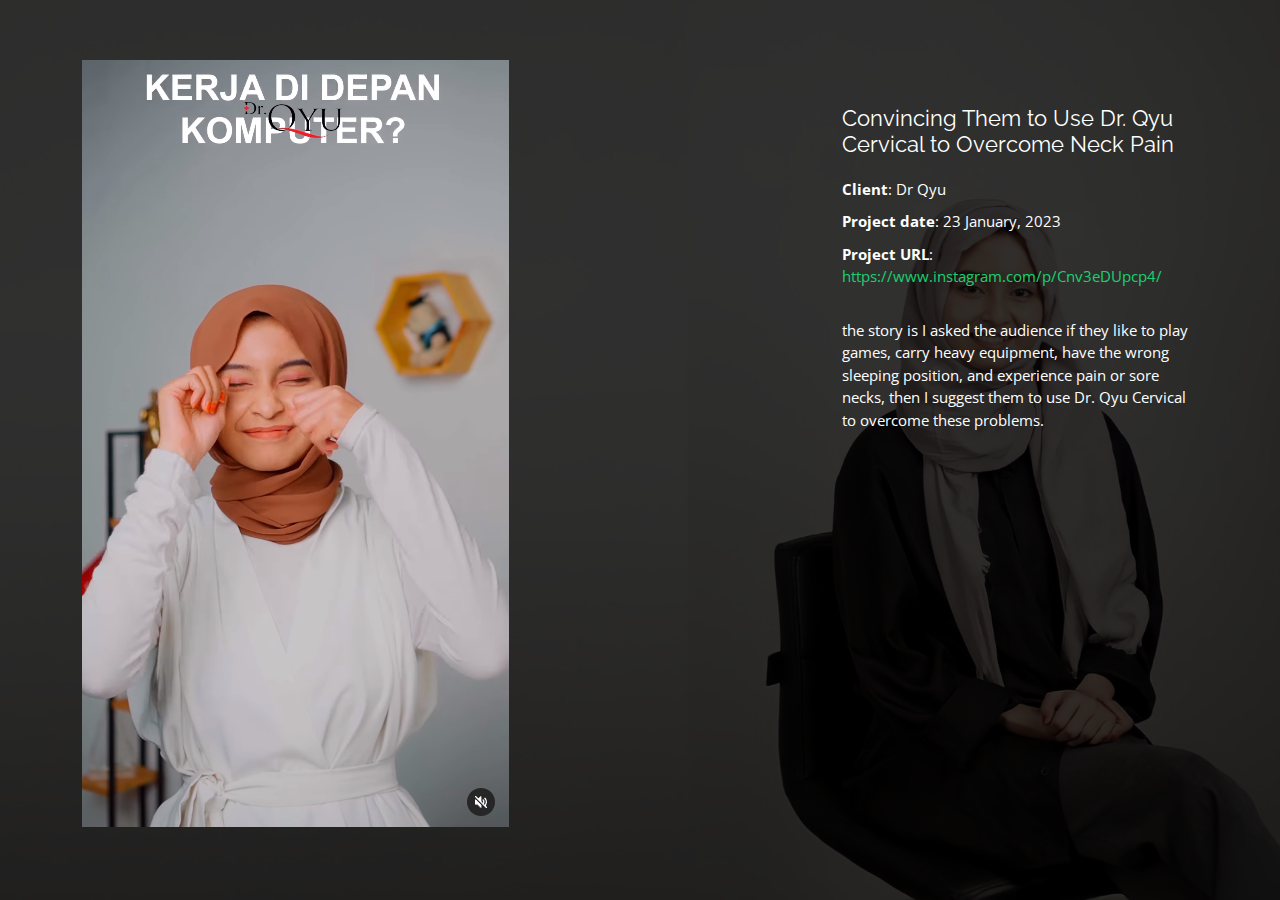
<file: portfolio_details/portfolio-detail6.html>
<!DOCTYPE html>
<html lang="en">
  <head>
    <meta charset="utf-8" />
    <meta content="width=device-width, initial-scale=1.0" name="viewport" />

    <title>Portfolio Details - Personal Bootstrap Template</title>
    <meta content="" name="description" />
    <meta content="" name="keywords" />

    <!-- Favicons -->
    <link href="../assets/img/icon.png" rel="icon" type="image/x-icon"/>
    <link href="../assets/img/apple-touch-icon.png" rel="apple-touch-icon" />

    <!-- Google Fonts -->
    <link
      href="https://fonts.googleapis.com/css?family=Open+Sans:300,300i,400,400i,600,600i,700,700i|Raleway:300,300i,400,400i,500,500i,600,600i,700,700i|Poppins:300,300i,400,400i,500,500i,600,600i,700,700i"
      rel="stylesheet"
    />

    <!-- Vendor CSS Files -->
    <link
      href="../assets/vendor/bootstrap/css/bootstrap.min.css"
      rel="stylesheet"
    />
    <link
      href="../assets/vendor/bootstrap-icons/bootstrap-icons.css"
      rel="stylesheet"
    />
    <link
      href="../assets/vendor/boxicons/css/boxicons.min.css"
      rel="stylesheet"
    />
    <link
      href="../assets/vendor/glightbox/css/glightbox.min.css"
      rel="stylesheet"
    />
    <link href="../assets/vendor/remixicon/remixicon.css" rel="stylesheet" />
    <link
      href="../assets/vendor/swiper/swiper-bundle.min.css"
      rel="stylesheet"
    />

    <!-- Template Main CSS File -->
    <link href="../assets/css/style.css" rel="stylesheet" />

    <!-- =======================================================
  * Template Name: Personal
  * Updated: Mar 10 2023 with Bootstrap v5.2.3
  * Template URL: https://bootstrapmade.com/personal-free-resume-bootstrap-template/
  * Author: BootstrapMade.com
  * License: https://bootstrapmade.com/license/
  ======================================================== -->
  </head>

  <body>
    <main id="main">
      <!-- ======= Portfolio Details ======= -->
      <div id="portfolio-details" class="portfolio-details">
        <div class="container">
          <div class="row">
            <div class="col-lg-8">
              <div class="portfolio-details-slider swiper">
                <div class="swiper-wrapper align-items-center">
                  <a
                    href="https://www.instagram.com/p/Cnv3eDUpcp4/"
                    target="_blank"
                    ><div class="">
                      <img src="../assets/img/portfolio/6.png" alt="" /></div
                  ></a>
                </div>
                <div class="swiper-pagination"></div>
              </div>
            </div>

            <div class="col-lg-4 portfolio-info">
              <h3>
                Convincing Them to Use Dr. Qyu Cervical to Overcome Neck Pain
              </h3>
              <ul>
                <li><strong>Client</strong>: Dr Qyu</li>
                <li><strong>Project date</strong>: 23 January, 2023</li>
                <li>
                  <strong>Project URL</strong>:
                  <a
                    href="https://www.instagram.com/p/Cnv3eDUpcp4/"
                    target="_blank"
                    >https://www.instagram.com/p/Cnv3eDUpcp4/</a
                  >
                </li>
              </ul>

              <p>
                the story is I asked the audience if they like to play games,
                carry heavy equipment, have the wrong sleeping position, and
                experience pain or sore necks, then I suggest them to use Dr.
                Qyu Cervical to overcome these problems.
              </p>
            </div>
          </div>
        </div>
      </div>
      <!-- End Portfolio Details -->
    </main>
    <!-- End #main -->

    <!-- Vendor JS Files -->
    <script src="../assets/vendor/purecounter/purecounter_vanilla.js"></script>
    <script src="../assets/vendor/bootstrap/js/bootstrap.bundle.min.js"></script>
    <script src="../assets/vendor/glightbox/js/glightbox.min.js"></script>
    <script src="../assets/vendor/isotope-layout/isotope.pkgd.min.js"></script>
    <script src="../assets/vendor/swiper/swiper-bundle.min.js"></script>
    <script src="../assets/vendor/waypoints/noframework.waypoints.js"></script>
    <script src="../assets/vendor/php-email-form/validate.js"></script>

    <!-- Template Main JS File -->
    <script src="../assets/js/main.js"></script>
  </body>
</html>
</file>
<file: assets/css/style.css>
/**
* Template Name: Personal
* Updated: Mar 10 2023 with Bootstrap v5.2.3
* Template URL: https://bootstrapmade.com/personal-free-resume-bootstrap-template/
* Author: BootstrapMade.com
* License: https://bootstrapmade.com/license/
*/

/*--------------------------------------------------------------
# General
--------------------------------------------------------------*/
body {
  font-family: "Open Sans", sans-serif;
  background-color: #040404;
  color: #fff;
  position: relative;
  background: transparent;
}

body::before {
  content: "";
  position: fixed;
  background: #040404 url("../img/background.jpg") top right no-repeat;
  background-size: cover;
  left: 0;
  right: 0;
  top: 0;
  height: 100vh;
  z-index: -1;
}

@media (min-width: 1024px) {
  body::before {
    background-attachment: fixed;
  }
}

a {
  color: #18d26e;
  text-decoration: none;
}

a:hover {
  color: #35e888;
  text-decoration: none;
}

h1,
h2,
h3,
h4,
h5,
h6 {
  font-family: "Raleway", sans-serif;
}

/*--------------------------------------------------------------
# Header
--------------------------------------------------------------*/
#header {
  transition: ease-in-out 0.3s;
  position: relative;
  height: 100vh;
  display: flex;
  align-items: center;
  z-index: 997;
  overflow-y: auto;
}

#header * {
  transition: ease-in-out 0.3s;
}

#header h1 {
  font-size: 48px;
  margin: 0;
  padding: 0;
  line-height: 1;
  font-weight: 700;
  font-family: "Poppins", sans-serif;
}

#header h1 a,
#header h1 a:hover {
  color: #818181;
  line-height: 1;
  display: inline-block;
}

#header h2 {
  font-size: 24px;
  margin-top: 20px;
  color: rgba(87, 87, 87, 0.8);
}

#header h2 span {
  color: #4d4d4d;
  border-bottom: 2px solid #464646;
  padding-bottom: 6px;
}

#header img {
  padding: 0;
  margin: 0;
}

#header .social-links {
  margin-top: 40px;
  display: flex;
}

#header .social-links a {
  font-size: 16px;
  display: flex;
  justify-content: center;
  align-items: center;
  background: rgb(246, 246, 246);
  color: #4d4d4d;
  line-height: 1;
  margin-right: 8px;
  border-radius: 50%;
  width: 40px;
  height: 40px;
}

#header .social-links a:hover {
  background: #ffffff;
}

@media (max-width: 992px) {
  #header h1 {
    font-size: 36px;
  }

  #header h2 {
    font-size: 20px;
    line-height: 30px;
  }

  #header .social-links {
    margin-top: 15px;
  }

  #header .container {
    display: flex;
    flex-direction: column;
    align-items: center;
  }
}

/* Header Top */
#header.header-top {
  height: 80px;
  position: fixed;
  left: 0;
  top: 0;
  right: 0;
  background: rgba(0, 0, 0, 0.9);
}

#header.header-top .social-links,
#header.header-top h2 {
  display: none;
}

#header.header-top h1 {
  margin-right: auto;
  font-size: 36px;
}

#header.header-top .container {
  display: flex;
  align-items: center;
}

#header.header-top .navbar {
  margin: 0;
}

@media (max-width: 768px) {
  #header.header-top {
    height: 60px;
  }

  #header.header-top h1 {
    font-size: 26px;
  }
}

/*--------------------------------------------------------------
# Navigation Menu
--------------------------------------------------------------*/
/**
* Desktop Navigation 
*/
.navbar {
  padding: 0;
  margin-top: 35px;
}

.navbar ul {
  margin: 0;
  padding: 0;
  display: flex;
  list-style: none;
  align-items: center;
}

.navbar li {
  position: relative;
}

.navbar li + li {
  margin-left: 30px;
}

.navbar a,
.navbar a:focus {
  display: flex;
  align-items: center;
  justify-content: space-between;
  padding: 0;
  font-family: "Poppins", sans-serif;
  font-size: 16px;
  font-weight: 400;
  color: rgb(168, 168, 168);
  white-space: nowrap;
  transition: 0.3s;
}

.navbar a i,
.navbar a:focus i {
  font-size: 12px;
  line-height: 0;
  margin-left: 5px;
}

.navbar a:before {
  content: "";
  position: absolute;
  width: 0;
  height: 2px;
  bottom: -4px;
  left: 0;
  background-color: #464646;
  visibility: hidden;
  width: 0px;
  transition: all 0.3s ease-in-out 0s;
}

.navbar a:hover:before,
.navbar li:hover > a:before,
.navbar .active:before {
  visibility: visible;
  width: 25px;
}

.navbar a:hover,
.navbar .active,
.navbar .active:focus,
.navbar li:hover > a {
  color: #494949;
}

/**
* Mobile Navigation 
*/
.mobile-nav-toggle {
  color: #fff;
  font-size: 28px;
  cursor: pointer;
  display: none;
  line-height: 0;
  transition: 0.5s;
  position: fixed;
  right: 15px;
  top: 15px;
}

@media (max-width: 991px) {
  .mobile-nav-toggle {
    display: block;
  }

  .navbar ul {
    display: none;
  }
}

.navbar-mobile {
  position: fixed;
  overflow: hidden;
  top: 0;
  right: 0;
  left: 0;
  bottom: 0;
  background: rgba(0, 0, 0, 0.9);
  transition: 0.3s;
  z-index: 999;
  margin-top: 0;
}

.navbar-mobile .mobile-nav-toggle {
  position: absolute;
  top: 15px;
  right: 15px;
}

.navbar-mobile ul {
  display: block;
  position: absolute;
  top: 55px;
  right: 15px;
  bottom: 45px;
  left: 15px;
  padding: 10px 0;
  overflow-y: auto;
  transition: 0.3s;
  border: 2px solid rgba(255, 255, 255, 0.2);
}

.navbar-mobile li {
  padding: 12px 20px;
}

.navbar-mobile li + li {
  margin: 0;
}

.navbar-mobile a,
.navbar-mobile a:focus {
  font-size: 16px;
  position: relative;
}

/*--------------------------------------------------------------
# Sections General
--------------------------------------------------------------*/
section {
  overflow: hidden;
  position: absolute;
  width: 100%;
  top: 140px;
  bottom: 100%;
  opacity: 0;
  transition: ease-in-out 0.4s;
  z-index: 2;
}

section.section-show {
  top: 100px;
  bottom: auto;
  opacity: 1;
  padding-bottom: 45px;
}

section .container {
  background: rgba(0, 0, 0, 0.9);
  padding: 30px;
}

@media (max-width: 768px) {
  section {
    top: 120px;
  }

  section.section-show {
    top: 80px;
  }
}

.section-title h2 {
  font-size: 14px;
  font-weight: 500;
  padding: 0;
  line-height: 1px;
  margin: 0 0 20px 0;
  letter-spacing: 2px;
  text-transform: uppercase;
  color: #aaaaaa;
  font-family: "Poppins", sans-serif;
}

.section-title h2::after {
  content: "";
  width: 120px;
  height: 1px;
  display: inline-block;
  background: #4ceb95;
  margin: 4px 10px;
}

.section-title p {
  margin: 0;
  margin: -15px 0 15px 0;
  font-size: 36px;
  font-weight: 700;
  text-transform: uppercase;
  font-family: "Poppins", sans-serif;
  color: #fff;
}

/*--------------------------------------------------------------
# About
--------------------------------------------------------------*/
.about-me .content h3 {
  font-weight: 700;
  font-size: 26px;
  color: #18d26e;
}

.about-me .content ul {
  list-style: none;
  padding: 0;
}

.about-me .content ul li {
  margin-bottom: 20px;
  display: flex;
  align-items: center;
}

.about-me .content ul strong {
  margin-right: 10px;
}

.about-me .content ul i {
  font-size: 16px;
  margin-right: 5px;
  color: #18d26e;
  line-height: 0;
}

.about-me .content p:last-child {
  margin-bottom: 0;
}

/*--------------------------------------------------------------
# Counts
--------------------------------------------------------------*/
.counts {
  padding: 70px 0 60px;
}

.counts .count-box {
  padding: 30px 30px 25px 30px;
  width: 100%;
  position: relative;
  text-align: center;
  background: rgba(255, 255, 255, 0.08);
}

.counts .count-box i {
  position: absolute;
  top: -25px;
  left: 50%;
  transform: translateX(-50%);
  font-size: 24px;
  background: rgba(255, 255, 255, 0.1);
  padding: 12px;
  color: #18d26e;
  border-radius: 50px;
  line-height: 0;
}

.counts .count-box span {
  font-size: 36px;
  display: block;
  font-weight: 600;
  color: #fff;
}

.counts .count-box p {
  padding: 0;
  margin: 0;
  font-family: "Raleway", sans-serif;
  font-size: 14px;
}

/*--------------------------------------------------------------
# Skills
--------------------------------------------------------------*/
.skills .progress {
  height: 60px;
  display: block;
  background: none;
  border-radius: 0;
}

.skills .progress .skill {
  padding: 10px 0;
  margin: 0;
  text-transform: uppercase;
  display: block;
  font-weight: 600;
  font-family: "Poppins", sans-serif;
  color: #fff;
}

.skills .progress .skill .val {
  float: right;
  font-style: normal;
}

.skills .progress-bar-wrap {
  background: rgba(255, 255, 255, 0.2);
}

.skills .progress-bar {
  width: 1px;
  height: 10px;
  transition: 0.9s;
  background-color: #18d26e;
}

/*--------------------------------------------------------------
# Interests
--------------------------------------------------------------*/
.interests .icon-box {
  display: flex;
  align-items: center;
  padding: 20px;
  background: rgba(255, 255, 255, 0.08);
  transition: ease-in-out 0.3s;
}

.interests .icon-box i {
  font-size: 32px;
  padding-right: 10px;
  line-height: 1;
}

.interests .icon-box h3 {
  font-weight: 700;
  margin: 0;
  padding: 0;
  line-height: 1;
  font-size: 16px;
  color: #fff;
}

.interests .icon-box:hover {
  background: rgba(255, 255, 255, 0.12);
}

/*--------------------------------------------------------------
# Testimonials
--------------------------------------------------------------*/
.testimonials .testimonials-carousel,
.testimonials .testimonials-slider {
  overflow: hidden;
}

.testimonials .testimonial-item {
  box-sizing: content-box;
  min-height: 320px;
}

.testimonials .testimonial-item .testimonial-img {
  width: 90px;
  border-radius: 50%;
  margin: -40px 0 0 40px;
  position: relative;
  z-index: 2;
  border: 6px solid rgba(255, 255, 255, 0.12);
}

.testimonials .testimonial-item h3 {
  font-size: 18px;
  font-weight: bold;
  margin: 10px 0 5px 45px;
  color: #fff;
}

.testimonials .testimonial-item h4 {
  font-size: 14px;
  color: #999;
  margin: 0 0 0 45px;
}

.testimonials .testimonial-item .quote-icon-left,
.testimonials .testimonial-item .quote-icon-right {
  color: rgba(255, 255, 255, 0.25);
  font-size: 26px;
}

.testimonials .testimonial-item .quote-icon-left {
  display: inline-block;
  left: -5px;
  position: relative;
}

.testimonials .testimonial-item .quote-icon-right {
  display: inline-block;
  right: -5px;
  position: relative;
  top: 10px;
}

.testimonials .testimonial-item p {
  font-style: italic;
  height: 200px;
  margin: 0 15px 0 15px;
  padding: 20px 20px 60px 20px;
  background: rgba(255, 255, 255, 0.1);
  position: relative;
  border-radius: 6px;
  position: relative;
  z-index: 1;
}

.testimonials .swiper-pagination {
  margin-top: 20px;
  position: relative;
}

.testimonials .swiper-pagination .swiper-pagination-bullet {
  width: 12px;
  height: 12px;
  opacity: 1;
  background-color: rgba(255, 255, 255, 0.3);
}

.testimonials .swiper-pagination .swiper-pagination-bullet-active {
  background-color: #18d26e;
}

/*--------------------------------------------------------------
# Resume
--------------------------------------------------------------*/
.resume .resume-title {
  font-size: 26px;
  font-weight: 700;
  margin-top: 20px;
  margin-bottom: 20px;
  color: #fff;
}

.resume .resume-item {
  padding: 0 0 20px 20px;
  margin-top: -2px;
  border-left: 2px solid rgba(255, 255, 255, 0.2);
  position: relative;
}

.resume .resume-item h4 {
  line-height: 18px;
  font-size: 18px;
  font-weight: 600;
  text-transform: uppercase;
  font-family: "Poppins", sans-serif;
  color: #18d26e;
  margin-bottom: 10px;
}

.resume .resume-item h5 {
  font-size: 16px;
  background: rgba(255, 255, 255, 0.15);
  padding: 5px 15px;
  display: inline-block;
  font-weight: 600;
  margin-bottom: 10px;
}

.resume .resume-item ul {
  padding-left: 20px;
}

.resume .resume-item ul li {
  padding-bottom: 10px;
}

.resume .resume-item:last-child {
  padding-bottom: 0;
}

.resume .resume-item::before {
  content: "";
  position: absolute;
  width: 16px;
  height: 16px;
  border-radius: 50px;
  left: -9px;
  top: 0;
  background: #18d26e;
  border: 2px solid #18d26e;
}

/*--------------------------------------------------------------
# Services
--------------------------------------------------------------*/
.services .icon-box {
  text-align: center;
  background: rgba(204, 204, 204, 0.1);
  padding: 80px 20px;
  transition: all ease-in-out 0.3s;
}

.services .icon-box .icon {
  margin: 0 auto;
  width: 64px;
  height: 64px;
  background: #18d26e;
  border-radius: 5px;
  transition: all 0.3s ease-out 0s;
  display: flex;
  align-items: center;
  justify-content: center;
  margin-bottom: 20px;
  transform-style: preserve-3d;
}

.services .icon-box .icon i {
  color: #fff;
  font-size: 28px;
}

.services .icon-box .icon::before {
  position: absolute;
  content: "";
  left: -8px;
  top: -8px;
  height: 100%;
  width: 100%;
  background: rgba(255, 255, 255, 0.15);
  border-radius: 5px;
  transition: all 0.3s ease-out 0s;
  transform: translateZ(-1px);
}

.services .icon-box h4 {
  font-weight: 700;
  margin-bottom: 15px;
  font-size: 24px;
}

.services .icon-box h4 a {
  color: #fff;
}

.services .icon-box p {
  line-height: 24px;
  font-size: 14px;
  margin-bottom: 0;
}

.services .icon-box:hover {
  background: #18d26e;
  border-color: #18d26e;
}

.services .icon-box:hover .icon {
  background: #fff;
}

.services .icon-box:hover .icon i {
  color: #18d26e;
}

.services .icon-box:hover .icon::before {
  background: #35e888;
}

.services .icon-box:hover h4 a,
.services .icon-box:hover p {
  color: #fff;
}

/*--------------------------------------------------------------
# Portfolio
--------------------------------------------------------------*/
.portfolio .portfolio-item {
  margin-bottom: 30px;
}

.portfolio #portfolio-flters {
  padding: 0;
  margin: 0 auto 15px auto;
  list-style: none;
  text-align: center;
  border-radius: 50px;
  padding: 2px 15px;
}

.portfolio #portfolio-flters li {
  cursor: pointer;
  display: inline-block;
  padding: 8px 16px 10px 16px;
  font-size: 14px;
  font-weight: 600;
  line-height: 1;
  text-transform: uppercase;
  color: #fff;
  background: rgba(255, 255, 255, 0.1);
  margin: 0 3px 10px 3px;
  transition: all 0.3s ease-in-out;
  border-radius: 4px;
}

.portfolio #portfolio-flters li:hover,
.portfolio #portfolio-flters li.filter-active {
  background: #18d26e;
}

.portfolio #portfolio-flters li:last-child {
  margin-right: 0;
}

.portfolio .portfolio-wrap {
  transition: 0.3s;
  position: relative;
  overflow: hidden;
  z-index: 1;
  background: rgba(0, 0, 0, 0.6);
}

.portfolio .portfolio-wrap::before {
  content: "";
  background: rgba(0, 0, 0, 0.6);
  position: absolute;
  left: 30px;
  right: 30px;
  top: 30px;
  bottom: 30px;
  transition: all ease-in-out 0.3s;
  z-index: 2;
  opacity: 0;
}

.portfolio .portfolio-wrap .portfolio-info {
  opacity: 0;
  position: absolute;
  top: 0;
  left: 0;
  right: 0;
  bottom: 0;
  text-align: center;
  z-index: 3;
  transition: all ease-in-out 0.3s;
  display: flex;
  flex-direction: column;
  justify-content: center;
  align-items: center;
}

.portfolio .portfolio-wrap .portfolio-info::before {
  display: block;
  content: "";
  width: 48px;
  height: 48px;
  position: absolute;
  top: 35px;
  left: 35px;
  border-top: 3px solid #fff;
  border-left: 3px solid #fff;
  transition: all 0.5s ease 0s;
  z-index: 9994;
}

.portfolio .portfolio-wrap .portfolio-info::after {
  display: block;
  content: "";
  width: 48px;
  height: 48px;
  position: absolute;
  bottom: 35px;
  right: 35px;
  border-bottom: 3px solid #fff;
  border-right: 3px solid #fff;
  transition: all 0.5s ease 0s;
  z-index: 9994;
}

.portfolio .portfolio-wrap .portfolio-info h4 {
  font-size: 20px;
  color: #fff;
  font-weight: 600;
}

.portfolio .portfolio-wrap .portfolio-info p {
  color: #ffffff;
  font-size: 14px;
  text-transform: uppercase;
  padding: 0;
  margin: 0;
}

.portfolio .portfolio-wrap .portfolio-links {
  text-align: center;
  z-index: 4;
}

.portfolio .portfolio-wrap .portfolio-links a {
  color: #fff;
  margin: 0 2px;
  font-size: 28px;
  display: inline-block;
  transition: 0.3s;
}

.portfolio .portfolio-wrap .portfolio-links a:hover {
  color: #63eda3;
}

.portfolio .portfolio-wrap:hover::before {
  top: 0;
  left: 0;
  right: 0;
  bottom: 0;
  opacity: 1;
}

.portfolio .portfolio-wrap:hover .portfolio-info {
  opacity: 1;
}

.portfolio .portfolio-wrap:hover .portfolio-info::before {
  top: 15px;
  left: 15px;
}

.portfolio .portfolio-wrap:hover .portfolio-info::after {
  bottom: 15px;
  right: 15px;
}

/*--------------------------------------------------------------
# Portfolio Details
--------------------------------------------------------------*/
.portfolio-details {
  padding-top: 40px;
  background: rgba(0, 0, 0, 0.8);
  position: fixed;
  left: 0;
  right: 0;
  top: 0;
  bottom: 0;
  overflow-y: auto;
}

.portfolio-details .container {
  padding-top: 20px;
  padding-bottom: 40px;
}

.portfolio-details .portfolio-title {
  font-size: 26px;
  font-weight: 700;
  margin-bottom: 20px;
}

.portfolio-details .portfolio-info {
  padding-top: 45px;
}

.portfolio-details .portfolio-info h3 {
  font-size: 22px;
  font-weight: 400;
  margin-bottom: 20px;
}

.portfolio-details .portfolio-info ul {
  list-style: none;
  padding: 0;
  font-size: 15px;
}

.portfolio-details .portfolio-info ul li + li {
  margin-top: 10px;
}

.portfolio-details .portfolio-info p {
  font-size: 15px;
  padding: 15px 0 0 0;
}

@media (max-width: 992px) {
  .portfolio-details .portfolio-info {
    padding-top: 20px;
  }
}

.portfolio-details .swiper-pagination {
  margin-top: 20px;
  position: relative;
}

.portfolio-details .swiper-pagination .swiper-pagination-bullet {
  width: 12px;
  height: 12px;
  opacity: 1;
  background-color: rgba(255, 255, 255, 0.3);
}

.portfolio-details .swiper-pagination .swiper-pagination-bullet-active {
  background-color: #18d26e;
}

/*--------------------------------------------------------------
# Contact
--------------------------------------------------------------*/
.contact .info-box {
  color: #444444;
  padding: 20px;
  width: 100%;
  background: rgba(255, 255, 255, 0.08);
}

.contact .info-box i.bx {
  font-size: 24px;
  color: #18d26e;
  border-radius: 50%;
  padding: 14px;
  float: left;
  background: rgba(255, 255, 255, 0.1);
}

.contact .info-box h3 {
  font-size: 20px;
  color: rgba(255, 255, 255, 0.5);
  font-weight: 700;
  margin: 10px 0 8px 68px;
}

.contact .info-box p {
  padding: 0;
  color: #fff;
  line-height: 24px;
  font-size: 14px;
  margin: 0 0 0 68px;
}

.contact .info-box .social-links {
  margin: 5px 0 0 68px;
  display: flex;
}

.contact .info-box .social-links a {
  font-size: 18px;
  display: inline-block;
  color: #fff;
  line-height: 1;
  margin-right: 12px;
  transition: 0.3s;
}

.contact .info-box .social-links a:hover {
  color: #18d26e;
}

.contact .php-email-form {
  padding: 30px;
  background: rgba(255, 255, 255, 0.08);
}

.contact .php-email-form .error-message {
  display: none;
  background: rgba(255, 255, 255, 0.08);
  background: #ed3c0d;
  text-align: left;
  padding: 15px;
  font-weight: 600;
}

.contact .php-email-form .error-message br + br {
  margin-top: 25px;
}

.contact .php-email-form .sent-message {
  display: none;
  background: rgba(255, 255, 255, 0.08);
  background: #18d26e;
  text-align: center;
  padding: 15px;
  font-weight: 600;
}

.contact .php-email-form .loading {
  display: none;
  background: rgba(255, 255, 255, 0.08);
  text-align: center;
  padding: 15px;
}

.contact .php-email-form .loading:before {
  content: "";
  display: inline-block;
  border-radius: 50%;
  width: 24px;
  height: 24px;
  margin: 0 10px -6px 0;
  border: 3px solid #18d26e;
  border-top-color: #eee;
  animation: animate-loading 1s linear infinite;
}

.contact .php-email-form input,
.contact .php-email-form textarea {
  border-radius: 0;
  box-shadow: none;
  font-size: 14px;
  background: rgba(255, 255, 255, 0.08);
  border: 0;
  transition: 0.3s;
  color: #fff;
}

.contact .php-email-form input:focus,
.contact .php-email-form textarea:focus {
  background-color: rgba(255, 255, 255, 0.11);
}

.contact .php-email-form input::-moz-placeholder,
.contact .php-email-form textarea::-moz-placeholder {
  color: rgba(255, 255, 255, 0.3);
  opacity: 1;
}

.contact .php-email-form input::placeholder,
.contact .php-email-form textarea::placeholder {
  color: rgba(255, 255, 255, 0.3);
  opacity: 1;
}

.contact .php-email-form input {
  padding: 10px 15px;
}

.contact .php-email-form textarea {
  padding: 12px 15px;
}

.contact .php-email-form button[type="submit"] {
  background: #18d26e;
  border: 0;
  padding: 10px 30px;
  color: #fff;
  transition: 0.4s;
  border-radius: 4px;
}

.contact .php-email-form button[type="submit"]:hover {
  background: #15bb62;
}

@keyframes animate-loading {
  0% {
    transform: rotate(0deg);
  }

  100% {
    transform: rotate(360deg);
  }
}

/*--------------------------------------------------------------
# Credits
--------------------------------------------------------------*/
.credits {
  position: fixed;
  right: 0;
  left: 0;
  bottom: 0;
  padding: 15px;
  text-align: right;
  font-size: 13px;
  color: #fff;
  z-index: 999999;
}

@media (max-width: 992px) {
  .credits {
    text-align: center;
    padding: 10px;
    background: rgba(0, 0, 0, 0.8);
  }
}

.credits a {
  color: #18d26e;
  transition: 0.3s;
}

.credits a:hover {
  color: #fff;
}
</file>
